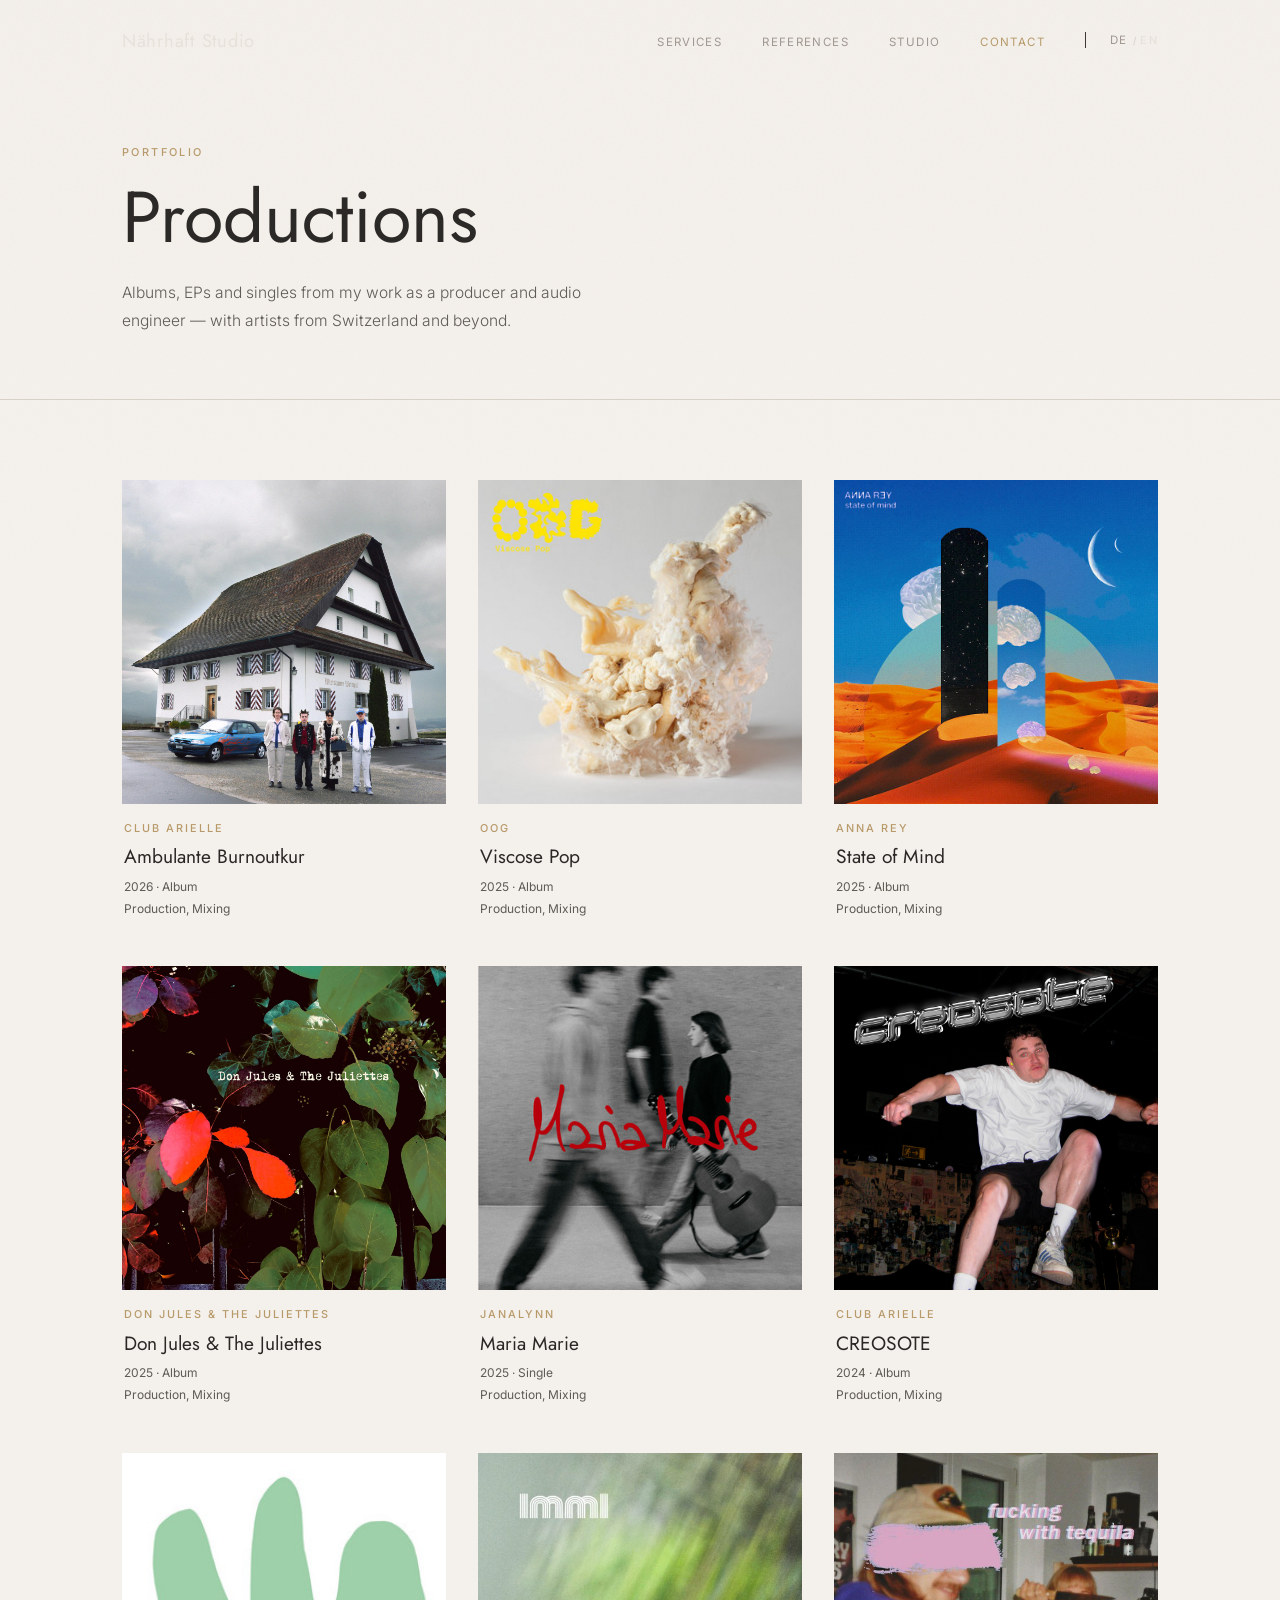
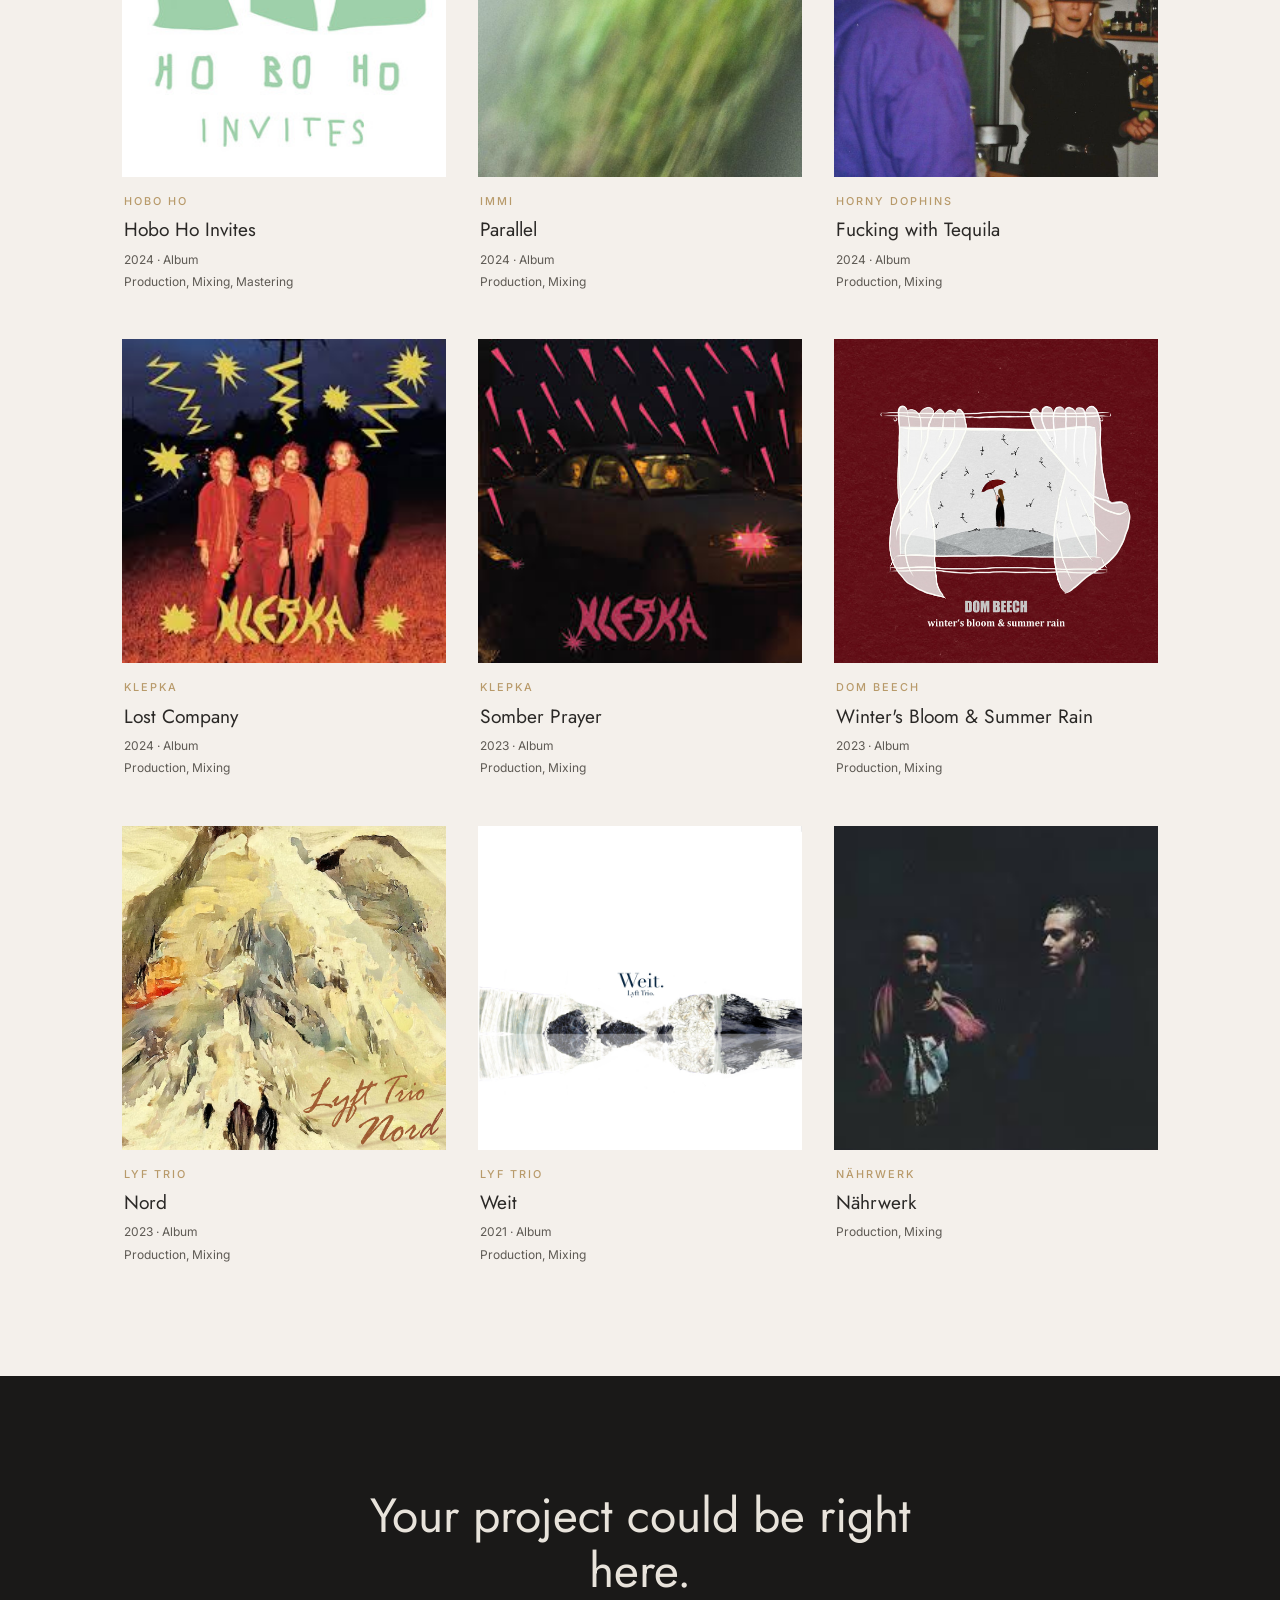
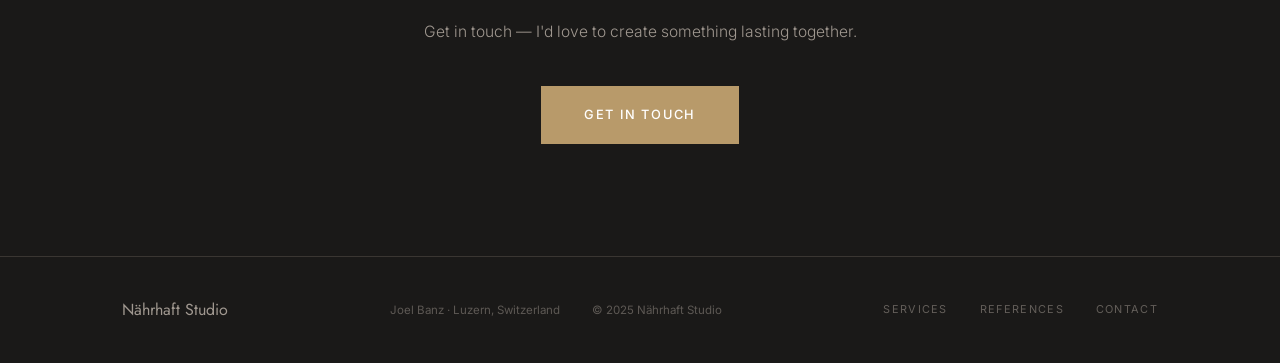
<file: references.html>
<!DOCTYPE html>
<html lang="de">
<head>
    <meta charset="UTF-8">
    <meta name="viewport" content="width=device-width, initial-scale=1.0">
    <title>Referenzen – Nährhaft Studio</title>
    <meta name="robots" content="noindex, follow">
    <script>
        var lang = (navigator.language || navigator.userLanguage || 'de').slice(0, 2).toLowerCase();
        window.location.replace(lang === 'de' ? '/de/references.html' : '/en/references.html');
    </script>
    <meta http-equiv="refresh" content="0; url=/de/references.html">
</head>
<body>
    <p><a href="/de/references.html">Deutsch</a> &nbsp;|&nbsp; <a href="/en/references.html">English</a></p>
</body>
</html>
</file>
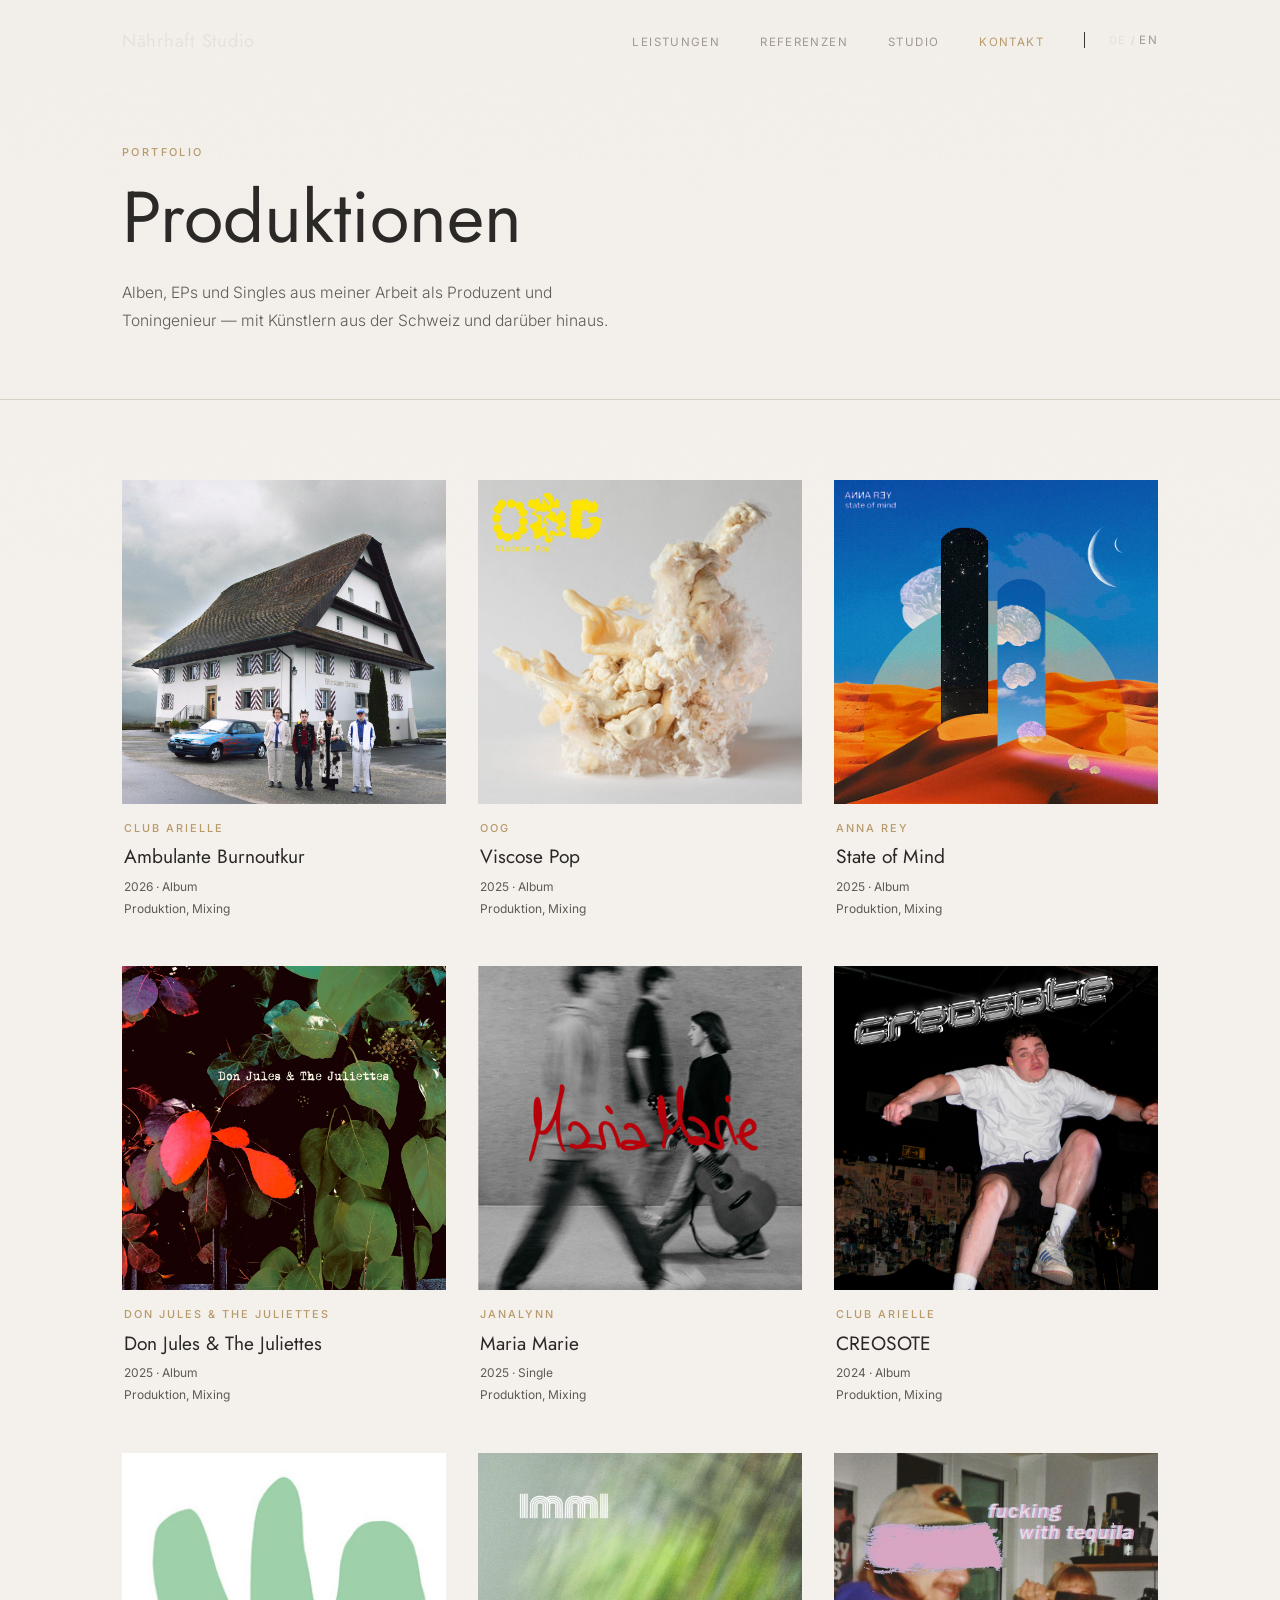
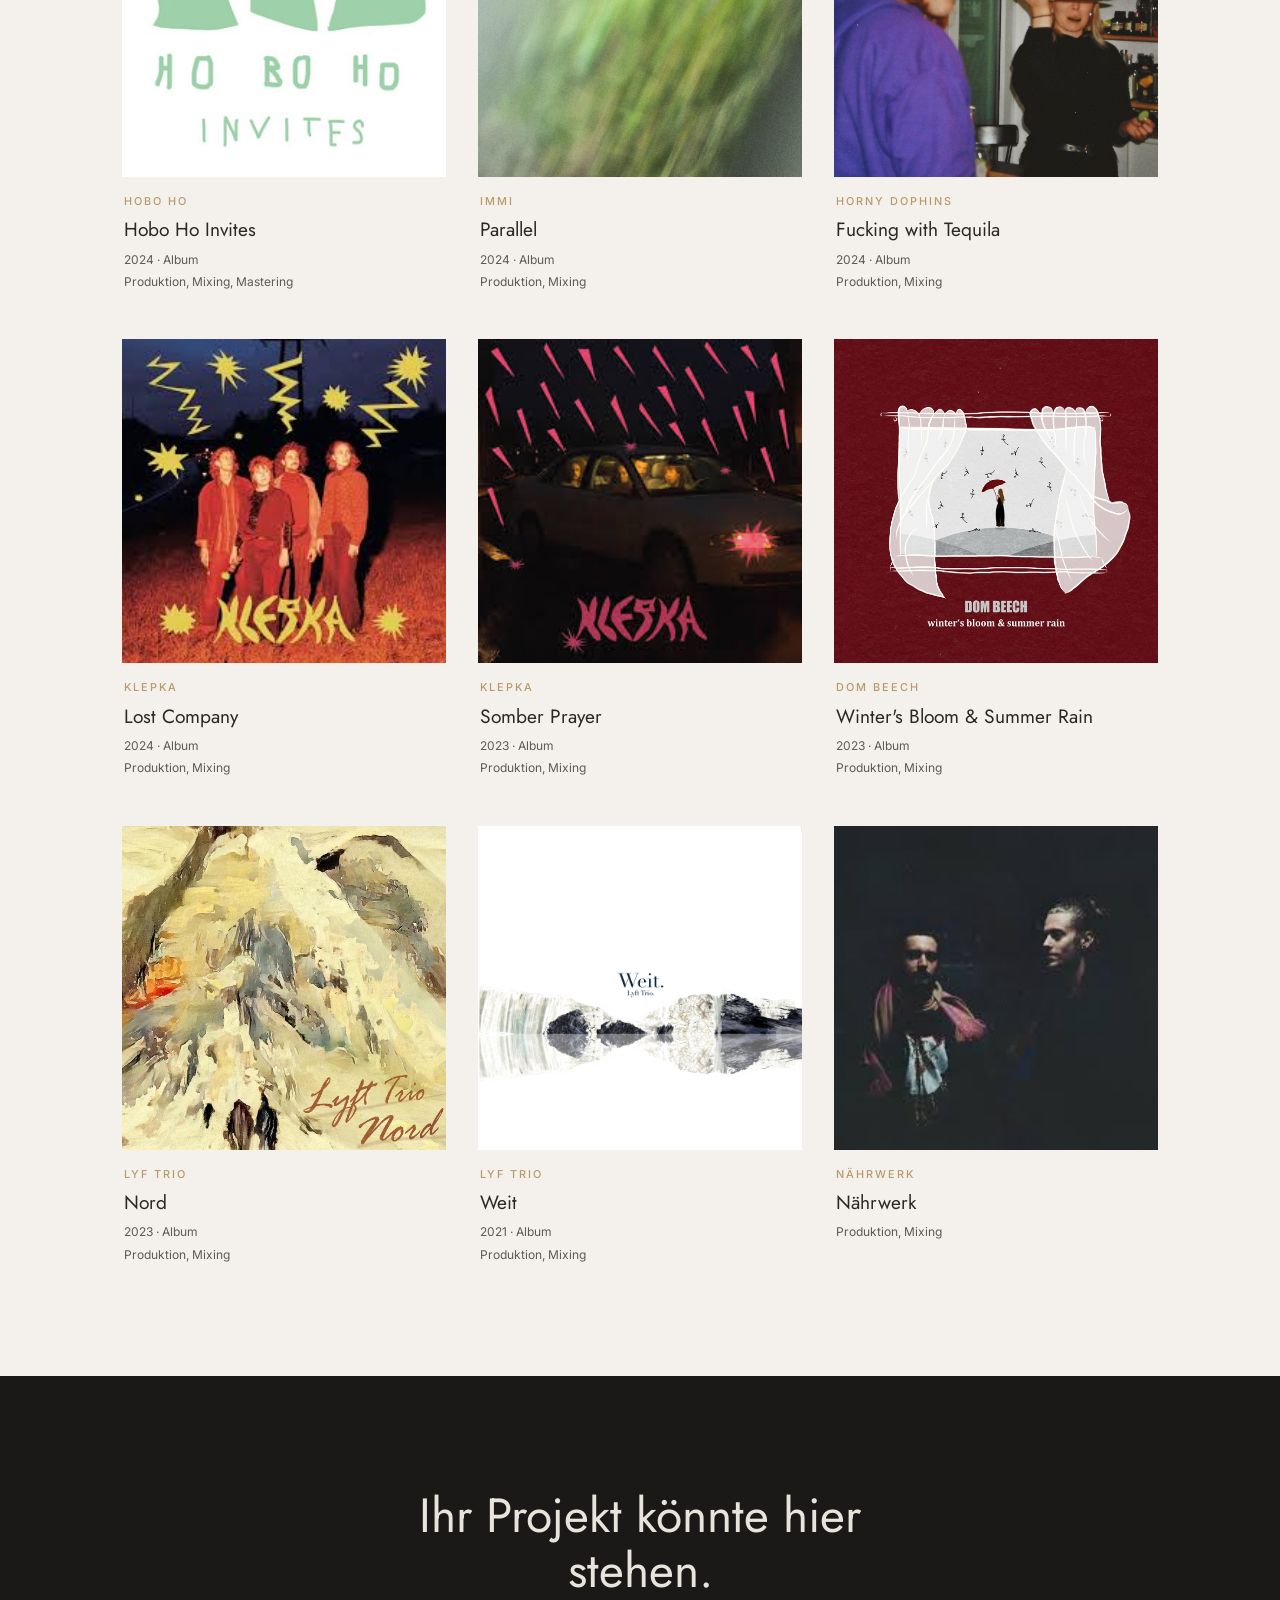
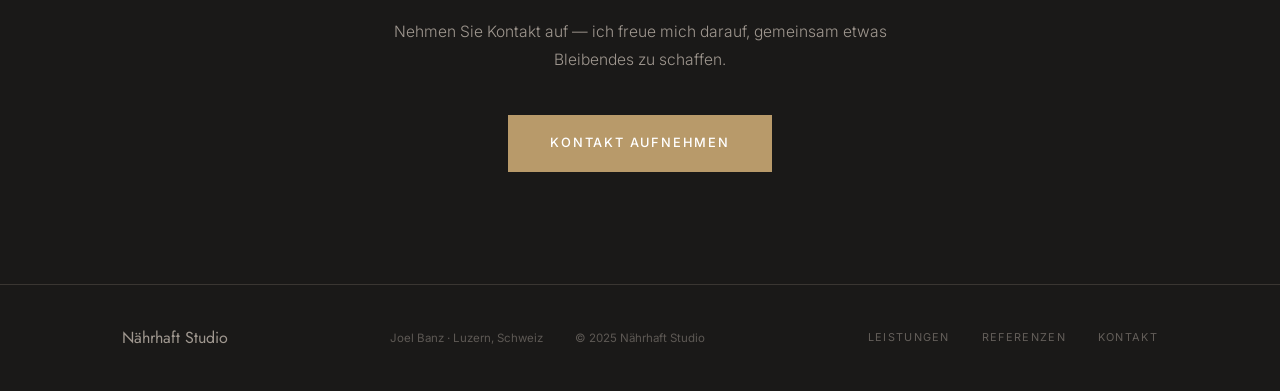
<file: de/references.html>
<!DOCTYPE html>
<html lang="de">
<head>
    <meta charset="UTF-8">
    <meta name="viewport" content="width=device-width, initial-scale=1.0">

    <title>Referenzen | Nährhaft Studio – Musikproduktion Luzern, Schweiz</title>
    <meta name="description" content="Produktionen von Joel Banz / Nährhaft Studio – Musikproduzent aus Luzern, Schweiz. Alben, EPs und Singles aus meiner Arbeit als Produzent und Toningenieur.">
    <link rel="canonical" href="https://naehrhaft-studio.ch/de/references.html">

    <link rel="alternate" hreflang="de"        href="https://naehrhaft-studio.ch/de/references.html">
    <link rel="alternate" hreflang="en"        href="https://naehrhaft-studio.ch/en/references.html">
    <link rel="alternate" hreflang="x-default" href="https://naehrhaft-studio.ch/de/references.html">

    <meta property="og:title"       content="Referenzen | Nährhaft Studio – Tonstudio Luzern">
    <meta property="og:description" content="Musikproduktionen aus dem Nährhaft Studio, Luzern. Recording, Mixing, Mastering.">
    <meta property="og:type"        content="website">
    <meta property="og:locale"      content="de_CH">

    <link rel="preconnect" href="https://fonts.googleapis.com">
    <link rel="preconnect" href="https://fonts.gstatic.com" crossorigin>
    <link href="https://fonts.googleapis.com/css2?family=Jost:wght@200;300;400;500;600&family=Inter:wght@300;400;500&display=swap" rel="stylesheet">
    <link rel="stylesheet" href="../css/style.css">
</head>
<body>

<nav class="nav scrolled" id="nav" role="navigation" aria-label="Hauptnavigation">
    <div class="nav__inner">
        <a href="index.html" class="nav__logo">Nährhaft Studio</a>
        <button class="nav__toggle" id="navToggle" aria-expanded="false" aria-controls="navLinks" aria-label="Menü öffnen">
            <span></span><span></span><span></span>
        </button>
        <ul class="nav__links" id="navLinks">
            <li><a href="index.html#services">Leistungen</a></li>
            <li><a href="references.html">Referenzen</a></li>
            <li><a href="index.html#studio">Studio</a></li>
            <li><a href="index.html#contact" class="nav__cta">Kontakt</a></li>
            <li class="lang-item">
                <span class="lang-btn lang-btn--current">DE</span>
                <span class="lang-sep">/</span>
                <a href="../en/references.html" class="lang-btn">EN</a>
            </li>
        </ul>
    </div>
</nav>

<header class="page-hero" aria-labelledby="refs-title">
    <div class="container">
        <span class="section-label">Portfolio</span>
        <h1 class="section-title" id="refs-title" style="font-size: clamp(2.5rem, 6vw, 4.5rem);">Produktionen</h1>
        <p class="section-text">Alben, EPs und Singles aus meiner Arbeit als Produzent und Toningenieur — mit Künstlern aus der Schweiz und darüber hinaus.</p>
    </div>
</header>

<section class="refs-section" aria-label="Referenzen">
    <div class="container">
        <div class="refs__grid">

            <!--
            ════════════════════════════════════════
            REFERENZ HINZUFÜGEN:
            Kopiere einen der article-Blöcke unten,
            passe href, img src, alt, artist, title,
            meta und role an, und füge ihn ein.
            Bildgrösse empfohlen: 800×800 px (JPEG/WebP)
            ════════════════════════════════════════
            -->

            <article class="ref-card">
                <a href="https://open.spotify.com/album/0lF7vcHwsdT5Z7CbYlC1xn?si=s-qQ1PqvRCegAhEChNz_XQ" target="_blank" rel="noopener noreferrer" class="ref-card__img-wrap">
                    <img src="../images/albums/Club_Arielle_Ambulante_Burnoutkur.jpeg" alt="Club Arielle – Ambulante Burnoutkur" width="400" height="400" loading="lazy">
                    <div class="ref-card__overlay"><span class="ref-card__listen">Anhören ↗</span></div>
                </a>
                <div class="ref-card__info">
                    <p class="ref-card__artist">Club Arielle</p>
                    <p class="ref-card__title">Ambulante Burnoutkur</p>
                    <p class="ref-card__meta">2026 · Album</p>
                    <p class="ref-card__role">Produktion, Mixing</p>
                </div>
            </article>

            <article class="ref-card">
                <a href="https://open.spotify.com/album/2EdaLodITzyEiuvY2jnhP7?si=5qB1l1EiQ6W6EJdHzzqd7Q" target="_blank" rel="noopener noreferrer" class="ref-card__img-wrap">
                    <img src="../images/albums/Oog_Viscose_Pop.jpg" alt="Oog – Viscose Pop" width="400" height="400" loading="lazy">
                    <div class="ref-card__overlay"><span class="ref-card__listen">Anhören ↗</span></div>
                </a>
                <div class="ref-card__info">
                    <p class="ref-card__artist">Oog</p>
                    <p class="ref-card__title">Viscose Pop</p>
                    <p class="ref-card__meta">2025 · Album</p>
                    <p class="ref-card__role">Produktion, Mixing</p>
                </div>
            </article>

            <article class="ref-card">
                <a href="https://open.spotify.com/album/2x1MlRqpqIhsgrpZ4E8lO5?si=PDIMB_I_SkSkk9xz5QkYsA" target="_blank" rel="noopener noreferrer" class="ref-card__img-wrap">
                    <img src="../images/albums/Anna_Rey_State_of_Mind.jpg" alt="Anna Rey – State of Mind" width="400" height="400" loading="lazy">
                    <div class="ref-card__overlay"><span class="ref-card__listen">Anhören ↗</span></div>
                </a>
                <div class="ref-card__info">
                    <p class="ref-card__artist">Anna Rey</p>
                    <p class="ref-card__title">State of Mind</p>
                    <p class="ref-card__meta">2025 · Album</p>
                    <p class="ref-card__role">Produktion, Mixing</p>
                </div>
            </article>

            <article class="ref-card">
                <a href="https://open.spotify.com/album/7tx0G1py9s58X4NHYhYHIQ?si=tgA6xdoCRJy5TJ2XidcAow" target="_blank" rel="noopener noreferrer" class="ref-card__img-wrap">
                    <img src="../images/albums/Don_Jules_&_The Juliettes.jpg" alt="Don Jules & The Juliettes" width="400" height="400" loading="lazy">
                    <div class="ref-card__overlay"><span class="ref-card__listen">Anhören ↗</span></div>
                </a>
                <div class="ref-card__info">
                    <p class="ref-card__artist">Don Jules & The Juliettes</p>
                    <p class="ref-card__title">Don Jules & The Juliettes</p>
                    <p class="ref-card__meta">2025 · Album</p>
                    <p class="ref-card__role">Produktion, Mixing</p>
                </div>
            </article>

            <article class="ref-card">
                <a href="https://open.spotify.com/album/0AqMC7EkvLizqxR85WbrOz?si=HYNcO5MVT4qi55R7tnEYnQ" target="_blank" rel="noopener noreferrer" class="ref-card__img-wrap">
                    <img src="../images/albums/Janalynn_Maria_Marie.jpeg" alt="Janalynn – Maria Marie" width="400" height="400" loading="lazy">
                    <div class="ref-card__overlay"><span class="ref-card__listen">Anhören ↗</span></div>
                </a>
                <div class="ref-card__info">
                    <p class="ref-card__artist">Janalynn</p>
                    <p class="ref-card__title">Maria Marie</p>
                    <p class="ref-card__meta">2025 · Single</p>
                    <p class="ref-card__role">Produktion, Mixing</p>
                </div>
            </article>

            <article class="ref-card">
                <a href="https://open.spotify.com/album/1s78cGVn5xQEFCHTTjfUDY?si=RmLvs8p8SaWi3hbcKCCBcA" target="_blank" rel="noopener noreferrer" class="ref-card__img-wrap">
                    <img src="../images/albums/Club_Arielle_Creosote.jpg" alt="Club Arielle – CREOSOTE" width="400" height="400" loading="lazy">
                    <div class="ref-card__overlay"><span class="ref-card__listen">Anhören ↗</span></div>
                </a>
                <div class="ref-card__info">
                    <p class="ref-card__artist">Club Arielle</p>
                    <p class="ref-card__title">CREOSOTE</p>
                    <p class="ref-card__meta">2024 · Album</p>
                    <p class="ref-card__role">Produktion, Mixing</p>
                </div>
            </article>

            <article class="ref-card">
                <a href="https://open.spotify.com/album/3kQxIkAaeR1SRRvPQKSTHB?si=Y6m6fieRR922A8Nz_F_omg" target="_blank" rel="noopener noreferrer" class="ref-card__img-wrap">
                    <img src="../images/albums/Hobo_Ho_Invites.jpeg" alt="Hobo Ho – Hobo Ho Invites" width="400" height="400" loading="lazy">
                    <div class="ref-card__overlay"><span class="ref-card__listen">Anhören ↗</span></div>
                </a>
                <div class="ref-card__info">
                    <p class="ref-card__artist">Hobo Ho</p>
                    <p class="ref-card__title">Hobo Ho Invites</p>
                    <p class="ref-card__meta">2024 · Album</p>
                    <p class="ref-card__role">Produktion, Mixing, Mastering</p>
                </div>
            </article>

            <article class="ref-card">
                <a href="https://open.spotify.com/album/3KbsAHK9bEqYyiuUcQ916X?si=f4GlQONrShC_I8sWuAs-LQ" target="_blank" rel="noopener noreferrer" class="ref-card__img-wrap">
                    <img src="../images/albums/Immi_Parallel.jpg" alt="Immi – Parallel" width="400" height="400" loading="lazy">
                    <div class="ref-card__overlay"><span class="ref-card__listen">Anhören ↗</span></div>
                </a>
                <div class="ref-card__info">
                    <p class="ref-card__artist">Immi</p>
                    <p class="ref-card__title">Parallel</p>
                    <p class="ref-card__meta">2024 · Album</p>
                    <p class="ref-card__role">Produktion, Mixing</p>
                </div>
            </article>

            <article class="ref-card">
                <a href="https://open.spotify.com/album/2OyRzAAOhjqQZtZgKl4mzu?si=hFJdR1ndSN2tGUwfu67DJA" target="_blank" rel="noopener noreferrer" class="ref-card__img-wrap">
                    <img src="../images/albums/Horny_Dophins_Fucking_with_Tequila.jpg" alt="Horny Dophins – Fucking with Tequila" width="400" height="400" loading="lazy">
                    <div class="ref-card__overlay"><span class="ref-card__listen">Anhören ↗</span></div>
                </a>
                <div class="ref-card__info">
                    <p class="ref-card__artist">Horny Dophins</p>
                    <p class="ref-card__title">Fucking with Tequila</p>
                    <p class="ref-card__meta">2024 · Album</p>
                    <p class="ref-card__role">Produktion, Mixing</p>
                </div>
            </article>

            <article class="ref-card">
                <a href="https://open.spotify.com/album/5sEIdgvCeGwaRtmK5d8jgb?si=Nc2iaPGQRMeLAzFX70GPJA" target="_blank" rel="noopener noreferrer" class="ref-card__img-wrap">
                    <img src="../images/albums/Klepka_Lost_Company.jpeg" alt="Klepka – Lost Company" width="400" height="400" loading="lazy">
                    <div class="ref-card__overlay"><span class="ref-card__listen">Anhören ↗</span></div>
                </a>
                <div class="ref-card__info">
                    <p class="ref-card__artist">Klepka</p>
                    <p class="ref-card__title">Lost Company</p>
                    <p class="ref-card__meta">2024 · Album</p>
                    <p class="ref-card__role">Produktion, Mixing</p>
                </div>
            </article>

            <article class="ref-card">
                <a href="https://open.spotify.com/album/1kU8x0BZJ7fy6949yEyfos?si=qon_XPnXScmPZjYwyqbj_A" target="_blank" rel="noopener noreferrer" class="ref-card__img-wrap">
                    <img src="../images/albums/Klepka_Somber_Prayer.jpeg" alt="Klepka – Somber Prayer" width="400" height="400" loading="lazy">
                    <div class="ref-card__overlay"><span class="ref-card__listen">Anhören ↗</span></div>
                </a>
                <div class="ref-card__info">
                    <p class="ref-card__artist">Klepka</p>
                    <p class="ref-card__title">Somber Prayer</p>
                    <p class="ref-card__meta">2023 · Album</p>
                    <p class="ref-card__role">Produktion, Mixing</p>
                </div>
            </article>

            <article class="ref-card">
                <a href="https://open.spotify.com/album/4r4rfcu1ZiqBrCm1qnt61e?si=a-7WLgb-TrKvJnk055iWVg" target="_blank" rel="noopener noreferrer" class="ref-card__img-wrap">
                    <img src="../images/albums/Dom_Beech_Winter's Bloom_&_Summer Rain.jpeg" alt="Dom Beech – Winter's Bloom & Summer Rain" width="400" height="400" loading="lazy">
                    <div class="ref-card__overlay"><span class="ref-card__listen">Anhören ↗</span></div>
                </a>
                <div class="ref-card__info">
                    <p class="ref-card__artist">Dom Beech</p>
                    <p class="ref-card__title">Winter's Bloom & Summer Rain</p>
                    <p class="ref-card__meta">2023 · Album</p>
                    <p class="ref-card__role">Produktion, Mixing</p>
                </div>
            </article>

            <article class="ref-card">
                <a href="https://open.spotify.com/album/54MnqBpRzeAuPCpmKtEpJH?si=LCNxKRqJRMmhxg-3Cf7t4g" target="_blank" rel="noopener noreferrer" class="ref-card__img-wrap">
                    <img src="../images/albums/Lyf_Trio_Nord.jpg" alt="Lyf Trio – Nord" width="400" height="400" loading="lazy">
                    <div class="ref-card__overlay"><span class="ref-card__listen">Anhören ↗</span></div>
                </a>
                <div class="ref-card__info">
                    <p class="ref-card__artist">Lyf Trio</p>
                    <p class="ref-card__title">Nord</p>
                    <p class="ref-card__meta">2023 · Album</p>
                    <p class="ref-card__role">Produktion, Mixing</p>
                </div>
            </article>

            <article class="ref-card">
                <a href="https://open.spotify.com/album/1pJZjyWtbJNs0KlhgJhXt4?si=WNOhhkeOSK60GxlH8eKl9w" target="_blank" rel="noopener noreferrer" class="ref-card__img-wrap">
                    <img src="../images/albums/Lyft_Trio_Weit.jpeg" alt="Lyf Trio – Weit" width="400" height="400" loading="lazy">
                    <div class="ref-card__overlay"><span class="ref-card__listen">Anhören ↗</span></div>
                </a>
                <div class="ref-card__info">
                    <p class="ref-card__artist">Lyf Trio</p>
                    <p class="ref-card__title">Weit</p>
                    <p class="ref-card__meta">2021 · Album</p>
                    <p class="ref-card__role">Produktion, Mixing</p>
                </div>
            </article>

            <article class="ref-card">
                <a href="https://open.spotify.com/artist/6WXcBFp0NF1ZWbCujQ64UZ?si=Qi8uXThUSj20LAjScAW1Yg" target="_blank" rel="noopener noreferrer" class="ref-card__img-wrap">
                    <img src="../images/albums/Nährwerk.jpeg" alt="Nährwerk" width="400" height="400" loading="lazy">
                    <div class="ref-card__overlay"><span class="ref-card__listen">Anhören ↗</span></div>
                </a>
                <div class="ref-card__info">
                    <p class="ref-card__artist">Nährwerk</p>
                    <p class="ref-card__title">Nährwerk</p>
                    <p class="ref-card__meta"></p>
                    <p class="ref-card__role">Produktion, Mixing</p>
                </div>
            </article>

        </div>
    </div>
</section>

<section class="refs-cta" aria-labelledby="refs-cta-title">
    <div class="refs-cta__inner">
        <h2 class="section-title section-title--light" id="refs-cta-title">Ihr Projekt könnte hier stehen.</h2>
        <p class="section-text section-text--light">Nehmen Sie Kontakt auf — ich freue mich darauf, gemeinsam etwas Bleibendes zu schaffen.</p>
        <a href="index.html#contact" class="btn btn--primary btn--large">Kontakt aufnehmen</a>
    </div>
</section>

<footer class="footer" role="contentinfo">
    <div class="container">
        <div class="footer__inner">
            <div class="footer__logo">Nährhaft Studio</div>
            <div class="footer__info">
                <span>Joel Banz &middot; Luzern, Schweiz</span>
                <span>&copy; 2025 Nährhaft Studio</span>
            </div>
            <nav class="footer__nav" aria-label="Footer-Navigation">
                <a href="index.html#services">Leistungen</a>
                <a href="references.html">Referenzen</a>
                <a href="index.html#contact">Kontakt</a>
            </nav>
        </div>
    </div>
</footer>

<script src="../js/main.js"></script>
</body>
</html>
</file>
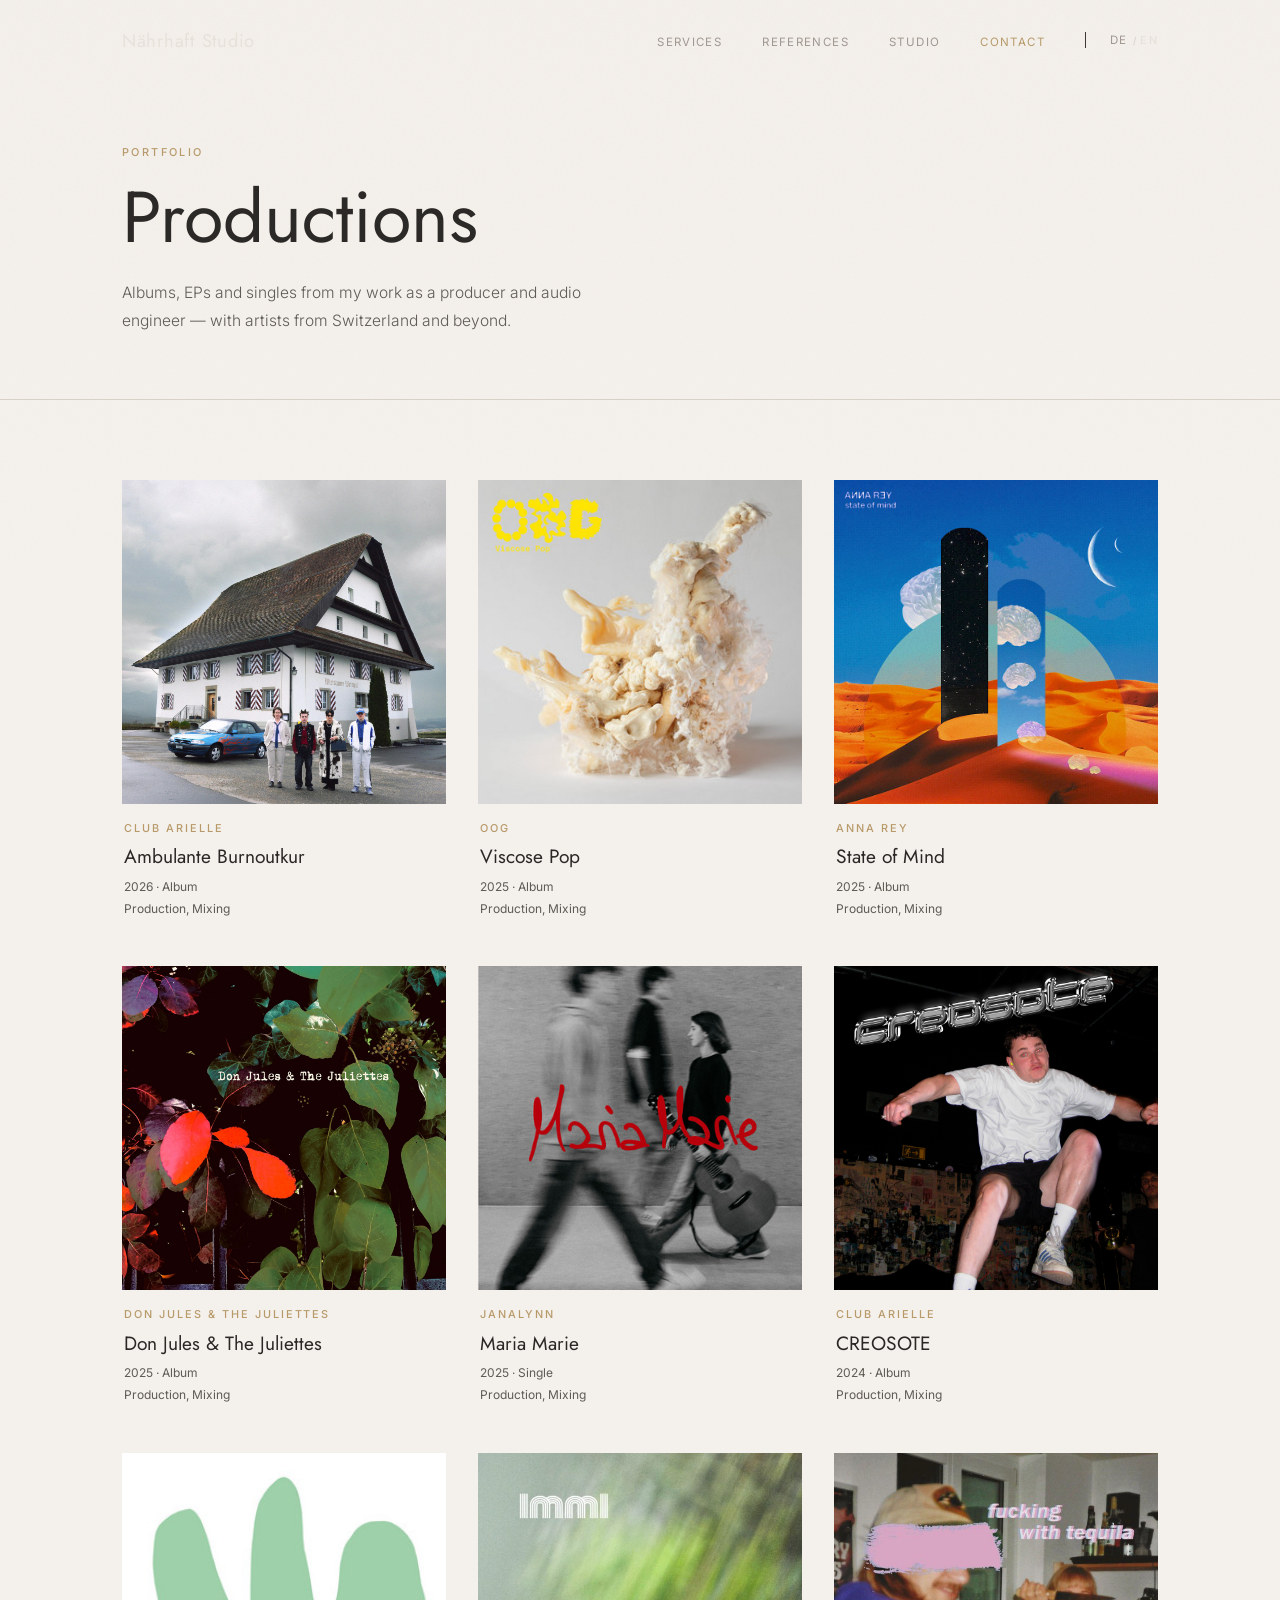
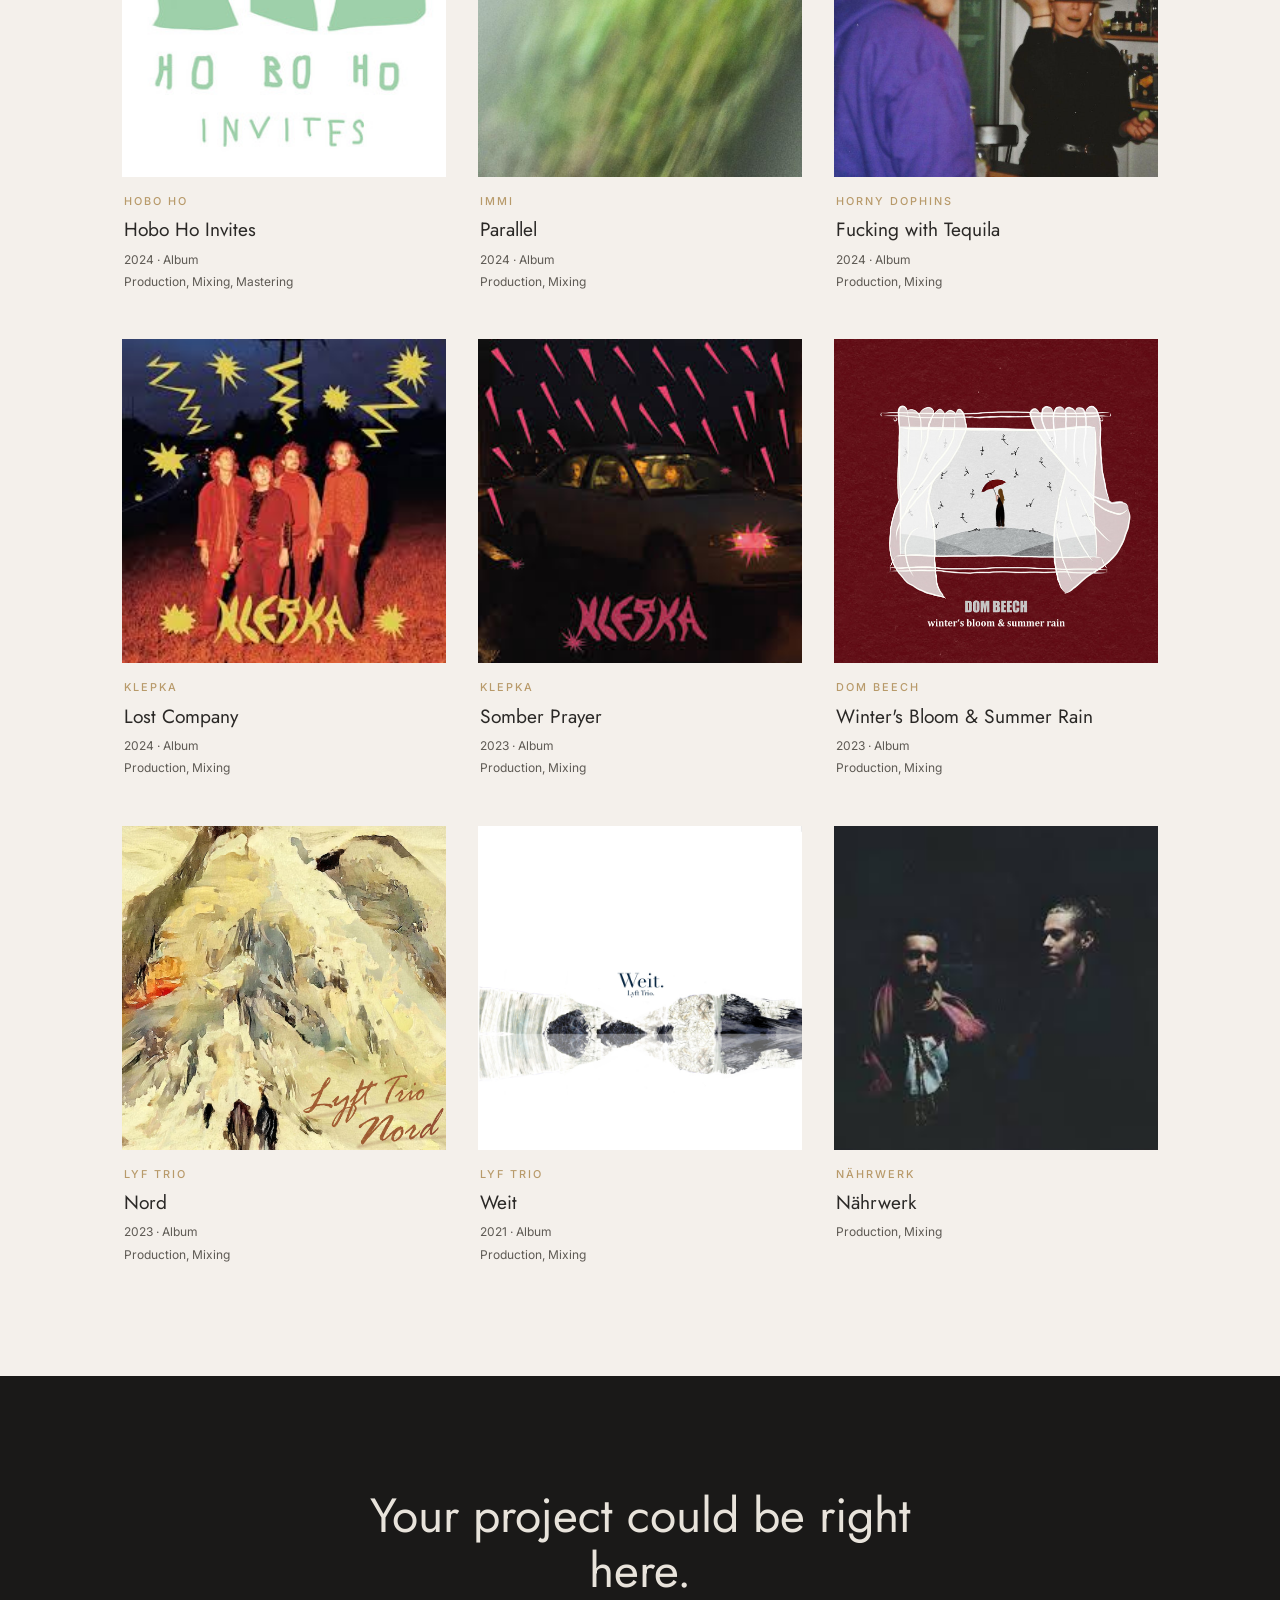
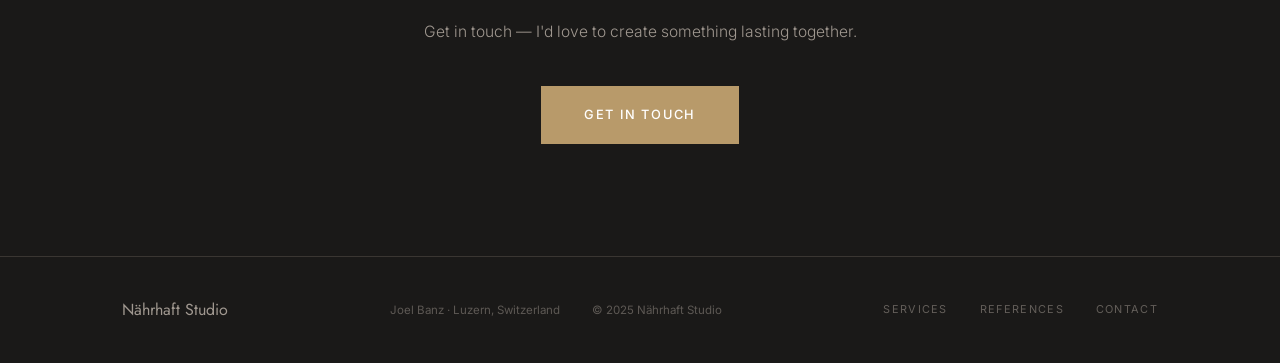
<file: en/references.html>
<!DOCTYPE html>
<html lang="en">
<head>
    <meta charset="UTF-8">
    <meta name="viewport" content="width=device-width, initial-scale=1.0">

    <title>References | Nährhaft Studio – Music Production Luzern, Switzerland</title>
    <meta name="description" content="Productions by Joel Banz / Nährhaft Studio – music producer from Luzern, Switzerland. Albums, EPs and singles from my work as a producer and audio engineer.">
    <link rel="canonical" href="https://naehrhaft-studio.ch/en/references.html">

    <link rel="alternate" hreflang="de"        href="https://naehrhaft-studio.ch/de/references.html">
    <link rel="alternate" hreflang="en"        href="https://naehrhaft-studio.ch/en/references.html">
    <link rel="alternate" hreflang="x-default" href="https://naehrhaft-studio.ch/de/references.html">

    <meta property="og:title"       content="References | Nährhaft Studio – Recording Studio Luzern">
    <meta property="og:description" content="Music productions by Nährhaft Studio, Luzern. Recording, mixing, mastering.">
    <meta property="og:type"        content="website">
    <meta property="og:locale"      content="en_GB">

    <link rel="preconnect" href="https://fonts.googleapis.com">
    <link rel="preconnect" href="https://fonts.gstatic.com" crossorigin>
    <link href="https://fonts.googleapis.com/css2?family=Jost:wght@200;300;400;500;600&family=Inter:wght@300;400;500&display=swap" rel="stylesheet">
    <link rel="stylesheet" href="../css/style.css">
</head>
<body>

<nav class="nav scrolled" id="nav" role="navigation" aria-label="Main navigation">
    <div class="nav__inner">
        <a href="index.html" class="nav__logo">Nährhaft Studio</a>
        <button class="nav__toggle" id="navToggle" aria-expanded="false" aria-controls="navLinks" aria-label="Open menu">
            <span></span><span></span><span></span>
        </button>
        <ul class="nav__links" id="navLinks">
            <li><a href="index.html#services">Services</a></li>
            <li><a href="references.html">References</a></li>
            <li><a href="index.html#studio">Studio</a></li>
            <li><a href="index.html#contact" class="nav__cta">Contact</a></li>
            <li class="lang-item">
                <a href="../de/references.html" class="lang-btn">DE</a>
                <span class="lang-sep">/</span>
                <span class="lang-btn lang-btn--current">EN</span>
            </li>
        </ul>
    </div>
</nav>

<header class="page-hero" aria-labelledby="refs-title">
    <div class="container">
        <span class="section-label">Portfolio</span>
        <h1 class="section-title" id="refs-title" style="font-size: clamp(2.5rem, 6vw, 4.5rem);">Productions</h1>
        <p class="section-text">Albums, EPs and singles from my work as a producer and audio engineer — with artists from Switzerland and beyond.</p>
    </div>
</header>

<section class="refs-section" aria-label="References">
    <div class="container">
        <div class="refs__grid">

            <!--
            ════════════════════════════════════════
            ADD A REFERENCE:
            Copy one of the article blocks below,
            update href, img src, alt, artist, title,
            meta and role, and insert it here.
            Recommended image size: 800×800 px (JPEG/WebP)
            ════════════════════════════════════════
            -->

            <article class="ref-card">
                <a href="https://open.spotify.com/album/0lF7vcHwsdT5Z7CbYlC1xn?si=s-qQ1PqvRCegAhEChNz_XQ" target="_blank" rel="noopener noreferrer" class="ref-card__img-wrap">
                    <img src="../images/albums/Club_Arielle_Ambulante_Burnoutkur.jpeg" alt="Club Arielle – Ambulante Burnoutkur" width="400" height="400" loading="lazy">
                    <div class="ref-card__overlay"><span class="ref-card__listen">Listen ↗</span></div>
                </a>
                <div class="ref-card__info">
                    <p class="ref-card__artist">Club Arielle</p>
                    <p class="ref-card__title">Ambulante Burnoutkur</p>
                    <p class="ref-card__meta">2026 · Album</p>
                    <p class="ref-card__role">Production, Mixing</p>
                </div>
            </article>

            <article class="ref-card">
                <a href="https://open.spotify.com/album/2EdaLodITzyEiuvY2jnhP7?si=5qB1l1EiQ6W6EJdHzzqd7Q" target="_blank" rel="noopener noreferrer" class="ref-card__img-wrap">
                    <img src="../images/albums/Oog_Viscose_Pop.jpg" alt="Oog – Viscose Pop" width="400" height="400" loading="lazy">
                    <div class="ref-card__overlay"><span class="ref-card__listen">Listen ↗</span></div>
                </a>
                <div class="ref-card__info">
                    <p class="ref-card__artist">Oog</p>
                    <p class="ref-card__title">Viscose Pop</p>
                    <p class="ref-card__meta">2025 · Album</p>
                    <p class="ref-card__role">Production, Mixing</p>
                </div>
            </article>

            <article class="ref-card">
                <a href="https://open.spotify.com/album/2x1MlRqpqIhsgrpZ4E8lO5?si=PDIMB_I_SkSkk9xz5QkYsA" target="_blank" rel="noopener noreferrer" class="ref-card__img-wrap">
                    <img src="../images/albums/Anna_Rey_State_of_Mind.jpg" alt="Anna Rey – State of Mind" width="400" height="400" loading="lazy">
                    <div class="ref-card__overlay"><span class="ref-card__listen">Listen ↗</span></div>
                </a>
                <div class="ref-card__info">
                    <p class="ref-card__artist">Anna Rey</p>
                    <p class="ref-card__title">State of Mind</p>
                    <p class="ref-card__meta">2025 · Album</p>
                    <p class="ref-card__role">Production, Mixing</p>
                </div>
            </article>

            <article class="ref-card">
                <a href="https://open.spotify.com/album/7tx0G1py9s58X4NHYhYHIQ?si=tgA6xdoCRJy5TJ2XidcAow" target="_blank" rel="noopener noreferrer" class="ref-card__img-wrap">
                    <img src="../images/albums/Don_Jules_&_The Juliettes.jpg" alt="Don Jules & The Juliettes" width="400" height="400" loading="lazy">
                    <div class="ref-card__overlay"><span class="ref-card__listen">Listen ↗</span></div>
                </a>
                <div class="ref-card__info">
                    <p class="ref-card__artist">Don Jules & The Juliettes</p>
                    <p class="ref-card__title">Don Jules & The Juliettes</p>
                    <p class="ref-card__meta">2025 · Album</p>
                    <p class="ref-card__role">Production, Mixing</p>
                </div>
            </article>

            <article class="ref-card">
                <a href="https://open.spotify.com/album/0AqMC7EkvLizqxR85WbrOz?si=HYNcO5MVT4qi55R7tnEYnQ" target="_blank" rel="noopener noreferrer" class="ref-card__img-wrap">
                    <img src="../images/albums/Janalynn_Maria_Marie.jpeg" alt="Janalynn – Maria Marie" width="400" height="400" loading="lazy">
                    <div class="ref-card__overlay"><span class="ref-card__listen">Listen ↗</span></div>
                </a>
                <div class="ref-card__info">
                    <p class="ref-card__artist">Janalynn</p>
                    <p class="ref-card__title">Maria Marie</p>
                    <p class="ref-card__meta">2025 · Single</p>
                    <p class="ref-card__role">Production, Mixing</p>
                </div>
            </article>

            <article class="ref-card">
                <a href="https://open.spotify.com/album/1s78cGVn5xQEFCHTTjfUDY?si=RmLvs8p8SaWi3hbcKCCBcA" target="_blank" rel="noopener noreferrer" class="ref-card__img-wrap">
                    <img src="../images/albums/Club_Arielle_Creosote.jpg" alt="Club Arielle – CREOSOTE" width="400" height="400" loading="lazy">
                    <div class="ref-card__overlay"><span class="ref-card__listen">Listen ↗</span></div>
                </a>
                <div class="ref-card__info">
                    <p class="ref-card__artist">Club Arielle</p>
                    <p class="ref-card__title">CREOSOTE</p>
                    <p class="ref-card__meta">2024 · Album</p>
                    <p class="ref-card__role">Production, Mixing</p>
                </div>
            </article>

            <article class="ref-card">
                <a href="https://open.spotify.com/album/3kQxIkAaeR1SRRvPQKSTHB?si=Y6m6fieRR922A8Nz_F_omg" target="_blank" rel="noopener noreferrer" class="ref-card__img-wrap">
                    <img src="../images/albums/Hobo_Ho_Invites.jpeg" alt="Hobo Ho – Hobo Ho Invites" width="400" height="400" loading="lazy">
                    <div class="ref-card__overlay"><span class="ref-card__listen">Listen ↗</span></div>
                </a>
                <div class="ref-card__info">
                    <p class="ref-card__artist">Hobo Ho</p>
                    <p class="ref-card__title">Hobo Ho Invites</p>
                    <p class="ref-card__meta">2024 · Album</p>
                    <p class="ref-card__role">Production, Mixing, Mastering</p>
                </div>
            </article>

            <article class="ref-card">
                <a href="https://open.spotify.com/album/3KbsAHK9bEqYyiuUcQ916X?si=f4GlQONrShC_I8sWuAs-LQ" target="_blank" rel="noopener noreferrer" class="ref-card__img-wrap">
                    <img src="../images/albums/Immi_Parallel.jpg" alt="Immi – Parallel" width="400" height="400" loading="lazy">
                    <div class="ref-card__overlay"><span class="ref-card__listen">Listen ↗</span></div>
                </a>
                <div class="ref-card__info">
                    <p class="ref-card__artist">Immi</p>
                    <p class="ref-card__title">Parallel</p>
                    <p class="ref-card__meta">2024 · Album</p>
                    <p class="ref-card__role">Production, Mixing</p>
                </div>
            </article>

            <article class="ref-card">
                <a href="https://open.spotify.com/album/2OyRzAAOhjqQZtZgKl4mzu?si=hFJdR1ndSN2tGUwfu67DJA" target="_blank" rel="noopener noreferrer" class="ref-card__img-wrap">
                    <img src="../images/albums/Horny_Dophins_Fucking_with_Tequila.jpg" alt="Horny Dophins – Fucking with Tequila" width="400" height="400" loading="lazy">
                    <div class="ref-card__overlay"><span class="ref-card__listen">Listen ↗</span></div>
                </a>
                <div class="ref-card__info">
                    <p class="ref-card__artist">Horny Dophins</p>
                    <p class="ref-card__title">Fucking with Tequila</p>
                    <p class="ref-card__meta">2024 · Album</p>
                    <p class="ref-card__role">Production, Mixing</p>
                </div>
            </article>

            <article class="ref-card">
                <a href="https://open.spotify.com/album/5sEIdgvCeGwaRtmK5d8jgb?si=Nc2iaPGQRMeLAzFX70GPJA" target="_blank" rel="noopener noreferrer" class="ref-card__img-wrap">
                    <img src="../images/albums/Klepka_Lost_Company.jpeg" alt="Klepka – Lost Company" width="400" height="400" loading="lazy">
                    <div class="ref-card__overlay"><span class="ref-card__listen">Listen ↗</span></div>
                </a>
                <div class="ref-card__info">
                    <p class="ref-card__artist">Klepka</p>
                    <p class="ref-card__title">Lost Company</p>
                    <p class="ref-card__meta">2024 · Album</p>
                    <p class="ref-card__role">Production, Mixing</p>
                </div>
            </article>

            <article class="ref-card">
                <a href="https://open.spotify.com/album/1kU8x0BZJ7fy6949yEyfos?si=qon_XPnXScmPZjYwyqbj_A" target="_blank" rel="noopener noreferrer" class="ref-card__img-wrap">
                    <img src="../images/albums/Klepka_Somber_Prayer.jpeg" alt="Klepka – Somber Prayer" width="400" height="400" loading="lazy">
                    <div class="ref-card__overlay"><span class="ref-card__listen">Listen ↗</span></div>
                </a>
                <div class="ref-card__info">
                    <p class="ref-card__artist">Klepka</p>
                    <p class="ref-card__title">Somber Prayer</p>
                    <p class="ref-card__meta">2023 · Album</p>
                    <p class="ref-card__role">Production, Mixing</p>
                </div>
            </article>

            <article class="ref-card">
                <a href="https://open.spotify.com/album/4r4rfcu1ZiqBrCm1qnt61e?si=a-7WLgb-TrKvJnk055iWVg" target="_blank" rel="noopener noreferrer" class="ref-card__img-wrap">
                    <img src="../images/albums/Dom_Beech_Winter's Bloom_&_Summer Rain.jpeg" alt="Dom Beech – Winter's Bloom & Summer Rain" width="400" height="400" loading="lazy">
                    <div class="ref-card__overlay"><span class="ref-card__listen">Listen ↗</span></div>
                </a>
                <div class="ref-card__info">
                    <p class="ref-card__artist">Dom Beech</p>
                    <p class="ref-card__title">Winter's Bloom & Summer Rain</p>
                    <p class="ref-card__meta">2023 · Album</p>
                    <p class="ref-card__role">Production, Mixing</p>
                </div>
            </article>

            <article class="ref-card">
                <a href="https://open.spotify.com/album/54MnqBpRzeAuPCpmKtEpJH?si=LCNxKRqJRMmhxg-3Cf7t4g" target="_blank" rel="noopener noreferrer" class="ref-card__img-wrap">
                    <img src="../images/albums/Lyf_Trio_Nord.jpg" alt="Lyf Trio – Nord" width="400" height="400" loading="lazy">
                    <div class="ref-card__overlay"><span class="ref-card__listen">Listen ↗</span></div>
                </a>
                <div class="ref-card__info">
                    <p class="ref-card__artist">Lyf Trio</p>
                    <p class="ref-card__title">Nord</p>
                    <p class="ref-card__meta">2023 · Album</p>
                    <p class="ref-card__role">Production, Mixing</p>
                </div>
            </article>

            <article class="ref-card">
                <a href="https://open.spotify.com/album/1pJZjyWtbJNs0KlhgJhXt4?si=WNOhhkeOSK60GxlH8eKl9w" target="_blank" rel="noopener noreferrer" class="ref-card__img-wrap">
                    <img src="../images/albums/Lyft_Trio_Weit.jpeg" alt="Lyf Trio – Weit" width="400" height="400" loading="lazy">
                    <div class="ref-card__overlay"><span class="ref-card__listen">Listen ↗</span></div>
                </a>
                <div class="ref-card__info">
                    <p class="ref-card__artist">Lyf Trio</p>
                    <p class="ref-card__title">Weit</p>
                    <p class="ref-card__meta">2021 · Album</p>
                    <p class="ref-card__role">Production, Mixing</p>
                </div>
            </article>

            <article class="ref-card">
                <a href="https://open.spotify.com/artist/6WXcBFp0NF1ZWbCujQ64UZ?si=Qi8uXThUSj20LAjScAW1Yg" target="_blank" rel="noopener noreferrer" class="ref-card__img-wrap">
                    <img src="../images/albums/Nährwerk.jpeg" alt="Nährwerk" width="400" height="400" loading="lazy">
                    <div class="ref-card__overlay"><span class="ref-card__listen">Listen ↗</span></div>
                </a>
                <div class="ref-card__info">
                    <p class="ref-card__artist">Nährwerk</p>
                    <p class="ref-card__title">Nährwerk</p>
                    <p class="ref-card__meta"></p>
                    <p class="ref-card__role">Production, Mixing</p>
                </div>
            </article>

        </div>
    </div>
</section>

<section class="refs-cta" aria-labelledby="refs-cta-title">
    <div class="refs-cta__inner">
        <h2 class="section-title section-title--light" id="refs-cta-title">Your project could be right here.</h2>
        <p class="section-text section-text--light">Get in touch — I'd love to create something lasting together.</p>
        <a href="index.html#contact" class="btn btn--primary btn--large">Get in touch</a>
    </div>
</section>

<footer class="footer" role="contentinfo">
    <div class="container">
        <div class="footer__inner">
            <div class="footer__logo">Nährhaft Studio</div>
            <div class="footer__info">
                <span>Joel Banz &middot; Luzern, Switzerland</span>
                <span>&copy; 2025 Nährhaft Studio</span>
            </div>
            <nav class="footer__nav" aria-label="Footer navigation">
                <a href="index.html#services">Services</a>
                <a href="references.html">References</a>
                <a href="index.html#contact">Contact</a>
            </nav>
        </div>
    </div>
</footer>

<script src="../js/main.js"></script>
</body>
</html>
</file>
<file: css/style.css>
/* =============================================
   Nährhaft Studio — Stylesheet
   ============================================= */

/* ---- Reset & Base ---- */
*, *::before, *::after { box-sizing: border-box; margin: 0; padding: 0; }

:root {
    --bg-light:       #f4f0eb;
    --bg-warm:        #ece7de;
    --bg-dark:        #1a1918;
    --bg-mid:         #232120;
    --bg-card:        #2c2a27;
    --accent:         #b89a6a;
    --accent-hover:   #a48558;
    --text-primary:   #2a2826;
    --text-secondary: #5e5a54;
    --text-light:     #e8e3db;
    --text-muted:     #a09890;
    --border-light:   #d8d2c6;
    --border-dark:    #3a3632;

    --font-serif: "Futura", "Futura PT", Jost, "Century Gothic", "Trebuchet MS", sans-serif;
    --font-sans:  'Inter', -apple-system, BlinkMacSystemFont, 'Segoe UI', sans-serif;

    --section-gap:    7rem;
    --container-w:    1100px;
    --pad:            2rem;
}

html { scroll-behavior: smooth; font-size: 16px; }

body {
    font-family: var(--font-sans);
    background: var(--bg-light);
    color: var(--text-primary);
    line-height: 1.6;
    -webkit-font-smoothing: antialiased;
}

/* ---- Grain overlay ---- */
body::after {
    content: '';
    position: fixed;
    inset: 0;
    pointer-events: none;
    z-index: 9998;
    background-image: url("data:image/svg+xml,%3Csvg xmlns='http://www.w3.org/2000/svg' width='300' height='300'%3E%3Cfilter id='n'%3E%3CfeTurbulence type='fractalNoise' baseFrequency='0.85' numOctaves='4' stitchTiles='stitch'/%3E%3C/filter%3E%3Crect width='300' height='300' filter='url(%23n)'/%3E%3C/svg%3E");
    background-size: 180px 180px;
    opacity: 0.045;
    -webkit-mask-image: linear-gradient(to bottom, black 0%, transparent 75%);
    mask-image: linear-gradient(to bottom, black 0%, transparent 75%);
}

img { max-width: 100%; display: block; }
a   { color: inherit; text-decoration: none; }

/* ---- Layout ---- */
.container {
    max-width: var(--container-w);
    margin: 0 auto;
    padding: 0 var(--pad);
}

/* ---- Typography helpers ---- */
.section-label {
    display: block;
    font-size: 0.68rem;
    font-weight: 500;
    letter-spacing: 0.22em;
    text-transform: uppercase;
    color: var(--accent);
    margin-bottom: 0.9rem;
}

.section-title {
    font-family: var(--font-serif);
    font-size: clamp(2rem, 4vw, 3rem);
    font-weight: 400;
    line-height: 1.15;
    color: var(--text-primary);
    margin-bottom: 1.25rem;
}
.section-title--light { color: var(--text-light); }

.section-text {
    font-size: 0.975rem;
    font-weight: 300;
    line-height: 1.8;
    color: var(--text-secondary);
    max-width: 52ch;
}
.section-text--light { color: var(--text-muted); }

.section-header        { margin-bottom: 4rem; }
.section-header--dark  { /* color variants handled via child class modifiers */ }

/* ---- Buttons ---- */
.btn {
    display: inline-block;
    padding: 0.85rem 2rem;
    font-family: var(--font-sans);
    font-size: 0.72rem;
    font-weight: 500;
    letter-spacing: 0.14em;
    text-transform: uppercase;
    border: 1px solid transparent;
    cursor: pointer;
    transition: background 0.2s, border-color 0.2s, color 0.2s;
}

.btn--primary {
    background: var(--accent);
    color: #fff;
    border-color: var(--accent);
}
.btn--primary:hover { background: var(--accent-hover); border-color: var(--accent-hover); }

.btn--ghost {
    background: transparent;
    color: var(--text-light);
    border-color: rgba(255,255,255,0.28);
}
.btn--ghost:hover { border-color: rgba(255,255,255,0.7); }

.btn--outline-light {
    display: inline-block;
    margin-top: 2rem;
    background: transparent;
    color: var(--text-light);
    border: 1px solid var(--accent);
    padding: 0.85rem 2rem;
    font-size: 0.72rem;
    font-weight: 500;
    letter-spacing: 0.14em;
    text-transform: uppercase;
    transition: background 0.2s, color 0.2s;
}
.btn--outline-light:hover { background: var(--accent); color: #fff; }

.btn--large { padding: 1.1rem 2.6rem; font-size: 0.8rem; }

/* ============================================================
   NAV
   ============================================================ */
.nav {
    position: fixed;
    top: 0; left: 0; right: 0;
    z-index: 100;
    padding: 1.6rem 0;
    transition: background 0.3s, padding 0.3s, box-shadow 0.3s;
}
.nav.scrolled {
    background: rgba(26, 25, 24, 0.97);
    padding: 1rem 0;
    box-shadow: 0 1px 0 var(--border-dark);
}

.nav__inner {
    max-width: var(--container-w);
    margin: 0 auto;
    padding: 0 var(--pad);
    display: flex;
    align-items: center;
    justify-content: space-between;
}

.nav__logo {
    font-family: var(--font-serif);
    font-size: 1.15rem;
    font-weight: 400;
    color: var(--text-light);
    letter-spacing: 0.04em;
    flex-shrink: 0;
}

.nav__links {
    list-style: none;
    display: flex;
    gap: 2.5rem;
    align-items: center;
}
.nav__links a {
    font-size: 0.72rem;
    font-weight: 400;
    letter-spacing: 0.12em;
    text-transform: uppercase;
    color: var(--text-muted);
    transition: color 0.2s;
}
.nav__links a:hover { color: var(--text-light); }
.nav__links .nav__cta { color: var(--accent) !important; }

.nav__toggle {
    display: none;
    flex-direction: column;
    gap: 5px;
    background: none;
    border: none;
    cursor: pointer;
    padding: 4px;
    z-index: 101;
}
.nav__toggle span {
    display: block;
    width: 22px;
    height: 1px;
    background: var(--text-light);
    transition: all 0.3s;
}

/* ---- Language toggle ---- */
.lang-item {
    display: flex;
    align-items: center;
    gap: 0.3rem;
    padding-left: 1.5rem;
    border-left: 1px solid var(--border-dark);
}

.lang-btn {
    background: none;
    border: none;
    font-family: var(--font-sans);
    font-size: 0.68rem;
    font-weight: 500;
    letter-spacing: 0.12em;
    color: var(--text-muted);
    cursor: pointer;
    padding: 0.15rem 0;
    transition: color 0.2s;
    line-height: 1;
}
.lang-btn:hover       { color: var(--text-light); }
.lang-btn.active,
.lang-btn--current    { color: var(--text-light); cursor: default; pointer-events: none; }

.lang-sep {
    font-size: 0.6rem;
    color: var(--text-muted);
    opacity: 0.35;
    user-select: none;
}

/* ============================================================
   HERO
   ============================================================ */
.hero {
    min-height: 100vh;
    background: var(--bg-dark);
    display: flex;
    flex-direction: column;
    justify-content: center;
    align-items: center;
    text-align: center;
    position: relative;
    padding: 9rem var(--pad) 7rem;
}

.hero__eyebrow {
    font-size: 0.68rem;
    letter-spacing: 0.28em;
    text-transform: uppercase;
    color: var(--accent);
    margin-bottom: 2.5rem;
    font-weight: 400;
}

.hero__title {
    font-family: var(--font-serif);
    font-size: clamp(4.5rem, 13vw, 10rem);
    font-weight: 300;
    line-height: 0.92;
    color: var(--text-light);
    letter-spacing: -0.01em;
    margin-bottom: 2.5rem;
}

.hero__divider {
    width: 40px;
    height: 1px;
    background: var(--accent);
    margin: 0 auto 2.5rem;
    opacity: 0.6;
}

.hero__tagline {
    font-family: var(--font-serif);
    font-size: clamp(1rem, 2vw, 1.3rem);
    font-weight: 300;
    color: var(--text-muted);
    margin-bottom: 3.5rem;
    line-height: 1.7;
}

.hero__actions {
    display: flex;
    gap: 1rem;
    flex-wrap: wrap;
    justify-content: center;
}

.hero__scroll {
    position: absolute;
    bottom: 2.5rem;
    left: 50%;
    transform: translateX(-50%);
    display: flex;
    flex-direction: column;
    align-items: center;
    gap: 0.5rem;
}

.hero__scroll-label {
    font-size: 0.6rem;
    letter-spacing: 0.2em;
    text-transform: uppercase;
    color: var(--text-muted);
    opacity: 0.5;
}

.hero__scroll-line {
    display: block;
    width: 1px;
    height: 36px;
    background: linear-gradient(to bottom, transparent, var(--accent));
    animation: scrollPulse 2.2s ease-in-out infinite;
}

@keyframes scrollPulse {
    0%, 100% { opacity: 0.25; }
    50%       { opacity: 0.9; }
}

/* ============================================================
   SERVICES
   ============================================================ */
.services {
    background: var(--bg-light);
    padding: var(--section-gap) 0;
}

.services__grid {
    display: grid;
    grid-template-columns: repeat(4, 1fr);
    border: 1px solid var(--border-light);
}

.service-card {
    padding: 2.5rem 2rem 2.5rem;
    border-right: 1px solid var(--border-light);
    transition: background 0.25s;
}
.service-card:last-child { border-right: none; }
.service-card:hover { background: var(--bg-warm); }

.service-card__num {
    font-family: var(--font-serif);
    font-size: 2.8rem;
    font-weight: 300;
    color: var(--border-light);
    line-height: 1;
    margin-bottom: 1.75rem;
    user-select: none;
}

.service-card__title {
    font-family: var(--font-serif);
    font-size: 1.45rem;
    font-weight: 600;
    color: var(--text-primary);
    margin-bottom: 0.8rem;
}

.service-card__text {
    font-size: 0.875rem;
    font-weight: 300;
    color: var(--text-secondary);
    line-height: 1.75;
}

/* ============================================================
   CREATIVE WORK
   ============================================================ */
.creative {
    background: var(--bg-mid);
    padding: var(--section-gap) 0;
}

.creative__grid {
    display: grid;
    grid-template-columns: repeat(3, 1fr);
    gap: 0;
    border: 1px solid var(--border-dark);
}

.creative-card {
    padding: 2.5rem 2rem;
    border-right: 1px solid var(--border-dark);
}
.creative-card:last-child { border-right: none; }

.creative-card__title {
    font-family: var(--font-serif);
    font-size: 1.3rem;
    font-weight: 400;
    color: var(--text-light);
    margin-bottom: 1rem;
    letter-spacing: 0.02em;
}

.creative-card__text {
    font-size: 0.875rem;
    font-weight: 300;
    color: var(--text-muted);
    line-height: 1.75;
}

/* Nährwerk card — fully clickable */
.creative-card--linked {
    transition: background 0.25s;
}
.creative-card--linked:hover { background: var(--bg-card); }

.creative-card__link-wrap {
    display: flex;
    flex-direction: column;
    height: 100%;
    text-decoration: none;
}

.creative-card__listen {
    display: inline-block;
    margin-top: 1.5rem;
    font-size: 0.68rem;
    font-weight: 500;
    letter-spacing: 0.16em;
    text-transform: uppercase;
    color: var(--accent);
    transition: color 0.2s;
}
.creative-card--linked:hover .creative-card__listen { color: var(--text-light); }

/* ============================================================
   GEAR
   ============================================================ */
.gear {
    background: var(--bg-dark);
    padding: var(--section-gap) 0;
}

.gear__grid {
    display: grid;
    grid-template-columns: repeat(3, 1fr);
    gap: 3.5rem 4.5rem;
}

.gear-category__title {
    font-size: 0.65rem;
    font-weight: 500;
    letter-spacing: 0.22em;
    text-transform: uppercase;
    color: var(--accent);
    margin-bottom: 1rem;
    padding-bottom: 0.75rem;
    border-bottom: 1px solid var(--border-dark);
}

.gear-list { list-style: none; }

.gear-list li {
    font-size: 0.9rem;
    font-weight: 300;
    color: var(--text-muted);
    padding: 0.45rem 0;
    border-bottom: 1px solid rgba(255,255,255,0.04);
    transition: color 0.2s;
}
.gear-list li:hover { color: var(--text-light); }
.gear-list li:last-child { border-bottom: none; }

/* ============================================================
   STUDIO GALLERY
   ============================================================ */
.studio-gallery {
    background: var(--bg-light);
    padding: var(--section-gap) 0;
}

.gallery__note {
    font-size: 0.75rem;
    color: var(--text-secondary);
    margin-top: -3rem;
    margin-bottom: 3.5rem;
    opacity: 0.6;
    font-style: italic;
}

.gallery__grid {
    display: grid;
    grid-template-columns: repeat(3, 1fr);
    gap: 0.75rem;
}

.gallery__item {
    overflow: hidden;
    aspect-ratio: 4/3;
    background: var(--bg-warm);
    position: relative;
}

.gallery__item--wide { grid-column: span 2; aspect-ratio: 16/9; }
.gallery__item--tall { grid-row: span 2; aspect-ratio: unset; }

/* Explicit desktop layout — 8 studio photos */
@media (min-width: 901px) {
    .gallery__grid .gallery__item:nth-child(1) { grid-column: 1 / 3; aspect-ratio: 16/9; }
    .gallery__grid .gallery__item:nth-child(2) { grid-column: 3; grid-row: 1 / 3; aspect-ratio: unset; }
    .gallery__grid .gallery__item:nth-child(3) { grid-column: 1; grid-row: 2; }
    .gallery__grid .gallery__item:nth-child(4) { grid-column: 2; grid-row: 2; }
    .gallery__grid .gallery__item:nth-child(5) { grid-column: 1; grid-row: 3 / 5; aspect-ratio: unset; }
    .gallery__grid .gallery__item:nth-child(6) { grid-column: 2 / 4; grid-row: 3; aspect-ratio: 16/9; }
    .gallery__grid .gallery__item:nth-child(7) { grid-column: 2; grid-row: 4; }
    .gallery__grid .gallery__item:nth-child(8) { grid-column: 3; grid-row: 4; }
}

.gallery__item img {
    width: 100%;
    height: 100%;
    object-fit: cover;
    transition: transform 0.55s ease;
}
.gallery__item:hover img { transform: scale(1.04); }

.gallery__placeholder {
    width: 100%;
    height: 100%;
    background: var(--bg-warm);
    border: 1px dashed var(--border-light);
    display: flex;
    align-items: center;
    justify-content: center;
}
.gallery__placeholder span {
    font-size: 0.65rem;
    letter-spacing: 0.14em;
    text-transform: uppercase;
    color: var(--text-secondary);
    opacity: 0.4;
}

/* ============================================================
   REFERENCES PREVIEW
   ============================================================ */
.refs-preview {
    background: var(--bg-mid);
    padding: var(--section-gap) 0;
}

.refs-preview__inner {
    display: grid;
    grid-template-columns: 1fr 1fr;
    gap: 6rem;
    align-items: center;
}

.refs-preview__albums {
    display: grid;
    grid-template-columns: repeat(2, 1fr);
    gap: 0.75rem;
}

.album-thumb {
    aspect-ratio: 1;
    overflow: hidden;
    background: var(--bg-card);
}

.album-thumb img {
    width: 100%;
    height: 100%;
    object-fit: cover;
    transition: transform 0.4s ease;
}
.album-thumb:hover img { transform: scale(1.05); }

.album-thumb--placeholder {
    border: 1px dashed var(--border-dark);
}

/* ============================================================
   CONTACT
   ============================================================ */
.contact {
    background: var(--bg-light);
    padding: var(--section-gap) 0;
}

.contact__grid {
    display: grid;
    grid-template-columns: 1fr 1fr;
    gap: 6rem;
    align-items: start;
}

.contact__item {
    display: flex;
    flex-direction: column;
    gap: 0.3rem;
    padding: 1.2rem 0;
    border-bottom: 1px solid var(--border-light);
}
.contact__item:first-child { border-top: 1px solid var(--border-light); }

.contact__label {
    font-size: 0.62rem;
    font-weight: 500;
    letter-spacing: 0.22em;
    text-transform: uppercase;
    color: var(--text-secondary);
}

.contact__value {
    font-size: 1rem;
    font-weight: 300;
    color: var(--text-primary);
    transition: color 0.2s;
}
a.contact__value:hover { color: var(--accent); }

.contact__side { padding-top: 1rem; }

.contact__photo {
    width: 100%;
    aspect-ratio: 4 / 5;
    overflow: hidden;
    margin-bottom: 2rem;
}

.contact__photo img {
    width: 100%;
    height: 100%;
    object-fit: cover;
    object-position: center top;
}

.contact__side-text {
    font-size: 0.9rem;
    font-weight: 300;
    color: var(--text-secondary);
    line-height: 1.75;
    margin-bottom: 2.5rem;
    max-width: 38ch;
}

/* ============================================================
   FOOTER
   ============================================================ */
.footer {
    background: var(--bg-dark);
    padding: 2.5rem 0;
    border-top: 1px solid var(--border-dark);
}

.footer__inner {
    display: flex;
    align-items: center;
    justify-content: space-between;
    gap: 2rem;
    flex-wrap: wrap;
}

.footer__logo {
    font-family: var(--font-serif);
    font-size: 1rem;
    font-weight: 400;
    color: var(--text-muted);
}

.footer__info {
    display: flex;
    gap: 2rem;
    font-size: 0.72rem;
    color: var(--text-muted);
    opacity: 0.5;
}

.footer__nav {
    display: flex;
    gap: 2rem;
}
.footer__nav a {
    font-size: 0.68rem;
    letter-spacing: 0.12em;
    text-transform: uppercase;
    color: var(--text-muted);
    opacity: 0.55;
    transition: opacity 0.2s;
}
.footer__nav a:hover { opacity: 1; }

/* ============================================================
   REFERENCES PAGE
   ============================================================ */
.page-hero {
    background: var(--bg-light);
    padding: 9rem var(--pad) 4rem;
    border-bottom: 1px solid var(--border-light);
}

.refs-section {
    background: var(--bg-light);
    padding: 5rem 0 var(--section-gap);
}

.refs__grid {
    display: grid;
    grid-template-columns: repeat(3, 1fr);
    gap: 3rem 2rem;
}

.ref-card__img-wrap {
    display: block;
    position: relative;
    overflow: hidden;
    aspect-ratio: 1;
    background: var(--bg-warm);
    margin-bottom: 1rem;
}
.ref-card__img-wrap img {
    width: 100%;
    height: 100%;
    object-fit: cover;
    transition: transform 0.4s ease;
}
.ref-card__img-wrap:hover img { transform: scale(1.04); }

.ref-card__overlay {
    position: absolute;
    inset: 0;
    background: rgba(26,25,24,0.72);
    display: flex;
    align-items: center;
    justify-content: center;
    opacity: 0;
    transition: opacity 0.3s;
}
.ref-card__img-wrap:hover .ref-card__overlay { opacity: 1; }

.ref-card__listen {
    font-size: 0.7rem;
    font-weight: 500;
    letter-spacing: 0.16em;
    text-transform: uppercase;
    color: var(--text-light);
}

.ref-card__placeholder-img {
    width: 100%;
    height: 100%;
    background: var(--bg-warm);
    border: 1px dashed var(--border-light);
}

.ref-card__info { padding: 0 0.15rem; }

.ref-card__artist {
    font-size: 0.68rem;
    font-weight: 500;
    letter-spacing: 0.18em;
    text-transform: uppercase;
    color: var(--accent);
    margin-bottom: 0.25rem;
}

.ref-card__title {
    font-family: var(--font-serif);
    font-size: 1.2rem;
    font-weight: 400;
    color: var(--text-primary);
    margin-bottom: 0.3rem;
}

.ref-card__meta {
    font-size: 0.75rem;
    color: var(--text-secondary);
}

.ref-card__role {
    font-size: 0.75rem;
    color: var(--text-secondary);
    margin-top: 0.2rem;
}

.refs-cta {
    background: var(--bg-dark);
    padding: var(--section-gap) 0;
    text-align: center;
}
.refs-cta__inner { max-width: 580px; margin: 0 auto; }
.refs-cta__inner .section-text {
    margin: 0 auto;
    text-align: center;
}
.refs-cta__inner .btn { margin-top: 2.5rem; }

/* ============================================================
   RESPONSIVE
   ============================================================ */
@media (max-width: 900px) {
    :root { --section-gap: 5rem; --pad: 1.5rem; }

    .services__grid { grid-template-columns: repeat(2, 1fr); }
    .service-card:nth-child(2) { border-right: none; }
    .service-card:nth-child(1),
    .service-card:nth-child(2) { border-bottom: 1px solid var(--border-light); }

    .creative__grid { grid-template-columns: 1fr; }
    .creative-card { border-right: none; border-bottom: 1px solid var(--border-dark); }
    .creative-card:last-child { border-bottom: none; }

    .gear__grid { grid-template-columns: repeat(2, 1fr); gap: 2.5rem 3rem; }

    .gallery__grid { grid-template-columns: repeat(2, 1fr); }
    .gallery__item--wide { grid-column: span 2; }

    .refs-preview__inner  { grid-template-columns: 1fr; gap: 3rem; }
    .contact__grid        { grid-template-columns: 1fr; gap: 3rem; }

    .refs__grid { grid-template-columns: repeat(2, 1fr); }
}

@media (max-width: 640px) {
    .lang-item {
        border-left: none;
        padding-left: 0;
    }
    .lang-btn { font-size: 1rem; letter-spacing: 0.15em; }
    .nav__links {
        display: none;
        position: fixed;
        inset: 0;
        background: var(--bg-dark);
        flex-direction: column;
        justify-content: center;
        align-items: center;
        gap: 2.5rem;
    }
    .nav__links.open { display: flex; }
    .nav__links a { font-size: 1rem; letter-spacing: 0.15em; }
    .nav__toggle { display: flex; }

    .services__grid { grid-template-columns: 1fr; }
    .service-card { border-right: none; border-bottom: 1px solid var(--border-light); }
    .service-card:last-child { border-bottom: none; }
    .service-card:nth-child(1),
    .service-card:nth-child(2) { border-bottom: 1px solid var(--border-light); }

    .gear__grid { grid-template-columns: 1fr; gap: 2rem; }

    .gallery__grid { grid-template-columns: 1fr; }
    .gallery__item--wide { grid-column: span 1; aspect-ratio: 4/3; }

    .refs-preview__albums { grid-template-columns: repeat(2, 1fr); }

    .footer__inner { flex-direction: column; text-align: center; }
    .footer__info { flex-direction: column; gap: 0.4rem; align-items: center; }

    .refs__grid { grid-template-columns: 1fr; }
}
</file>
